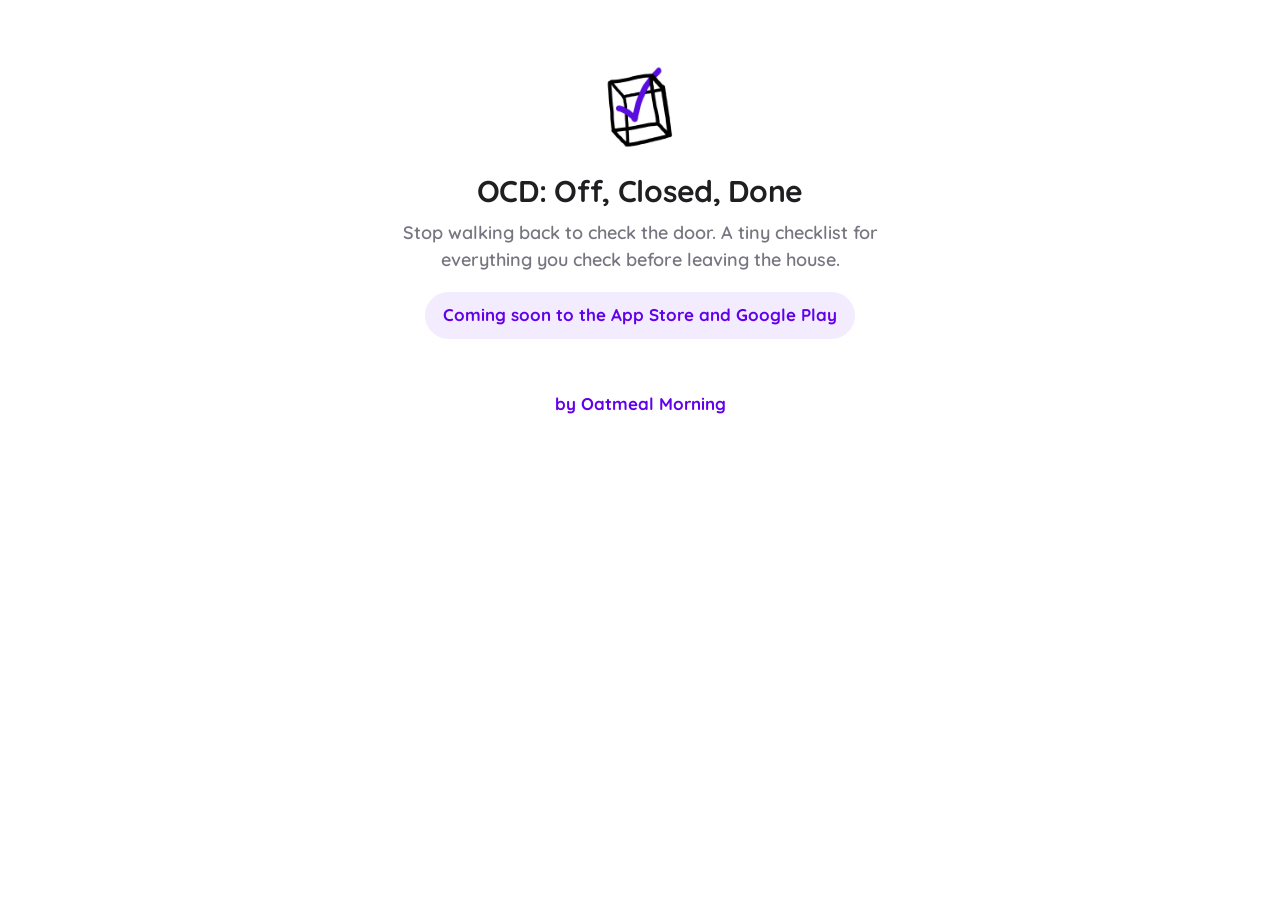
<file: get/index.html>
<!doctype html>
<html lang="en">
<head>
<meta charset="utf-8">
<meta name="viewport" content="width=device-width, initial-scale=1">
<meta name="theme-color" content="#ffffff">
<title>Get OCD: Off, Closed, Done</title>
<meta name="description" content="OCD: Off, Closed, Done. A tiny checklist for everything you check before leaving the house. Coming soon to the App Store and Google Play.">
<meta property="og:type" content="website">
<meta property="og:title" content="Get OCD: Off, Closed, Done">
<meta property="og:description" content="Stop walking back to check the door. Coming soon to the App Store and Google Play.">
<meta property="og:url" content="https://ocd.oatmealmorning.com/get/">
<meta property="og:image" content="https://ocd.oatmealmorning.com/preview.png">
<link rel="icon" href="https://ocd.oatmealmorning.com/icon.png">
<link rel="apple-touch-icon" href="https://ocd.oatmealmorning.com/icon.png">
<link rel="stylesheet" href="/site.css">
<style>
.get-hero h1{font-size:30px;line-height:1.15;margin:6px 0 10px}
.get-hero .sub{font-size:18px}
.soon{display:inline-block;background:var(--lavender);color:var(--accent);border-radius:999px;padding:10px 18px;font-weight:700;margin-top:18px}
/* Launch day: the two official store badges go in .stores (Apple and Google artwork, unmodified), App Store first on iPhone, Google Play first on Android. */
.stores{display:flex;flex-direction:column;align-items:center;gap:12px;margin-top:22px}
.stores img{height:52px;width:auto}
</style>
</head>
<body>
<div class="page">
  <section class="hero get-hero">
    <img class="art" src="/icon.png" alt="">
    <h1>OCD: Off, Closed, Done</h1>
    <p class="sub">Stop walking back to check the door. A tiny checklist for everything you check before leaving the house.</p>
    <!-- Store links (live once each listing is public):
         App Store:   https://apps.apple.com/app/id6837927706
         Google Play: https://play.google.com/store/apps/details?id=com.oatmealmorning.ocd -->
    <p class="soon">Coming soon to the App Store and Google Play</p>
  </section>
  <p class="sub" style="text-align:center;margin-top:40px"><a href="https://oatmealmorning.com/">by Oatmeal Morning</a></p>
</div>
</body>
</html>
</file>
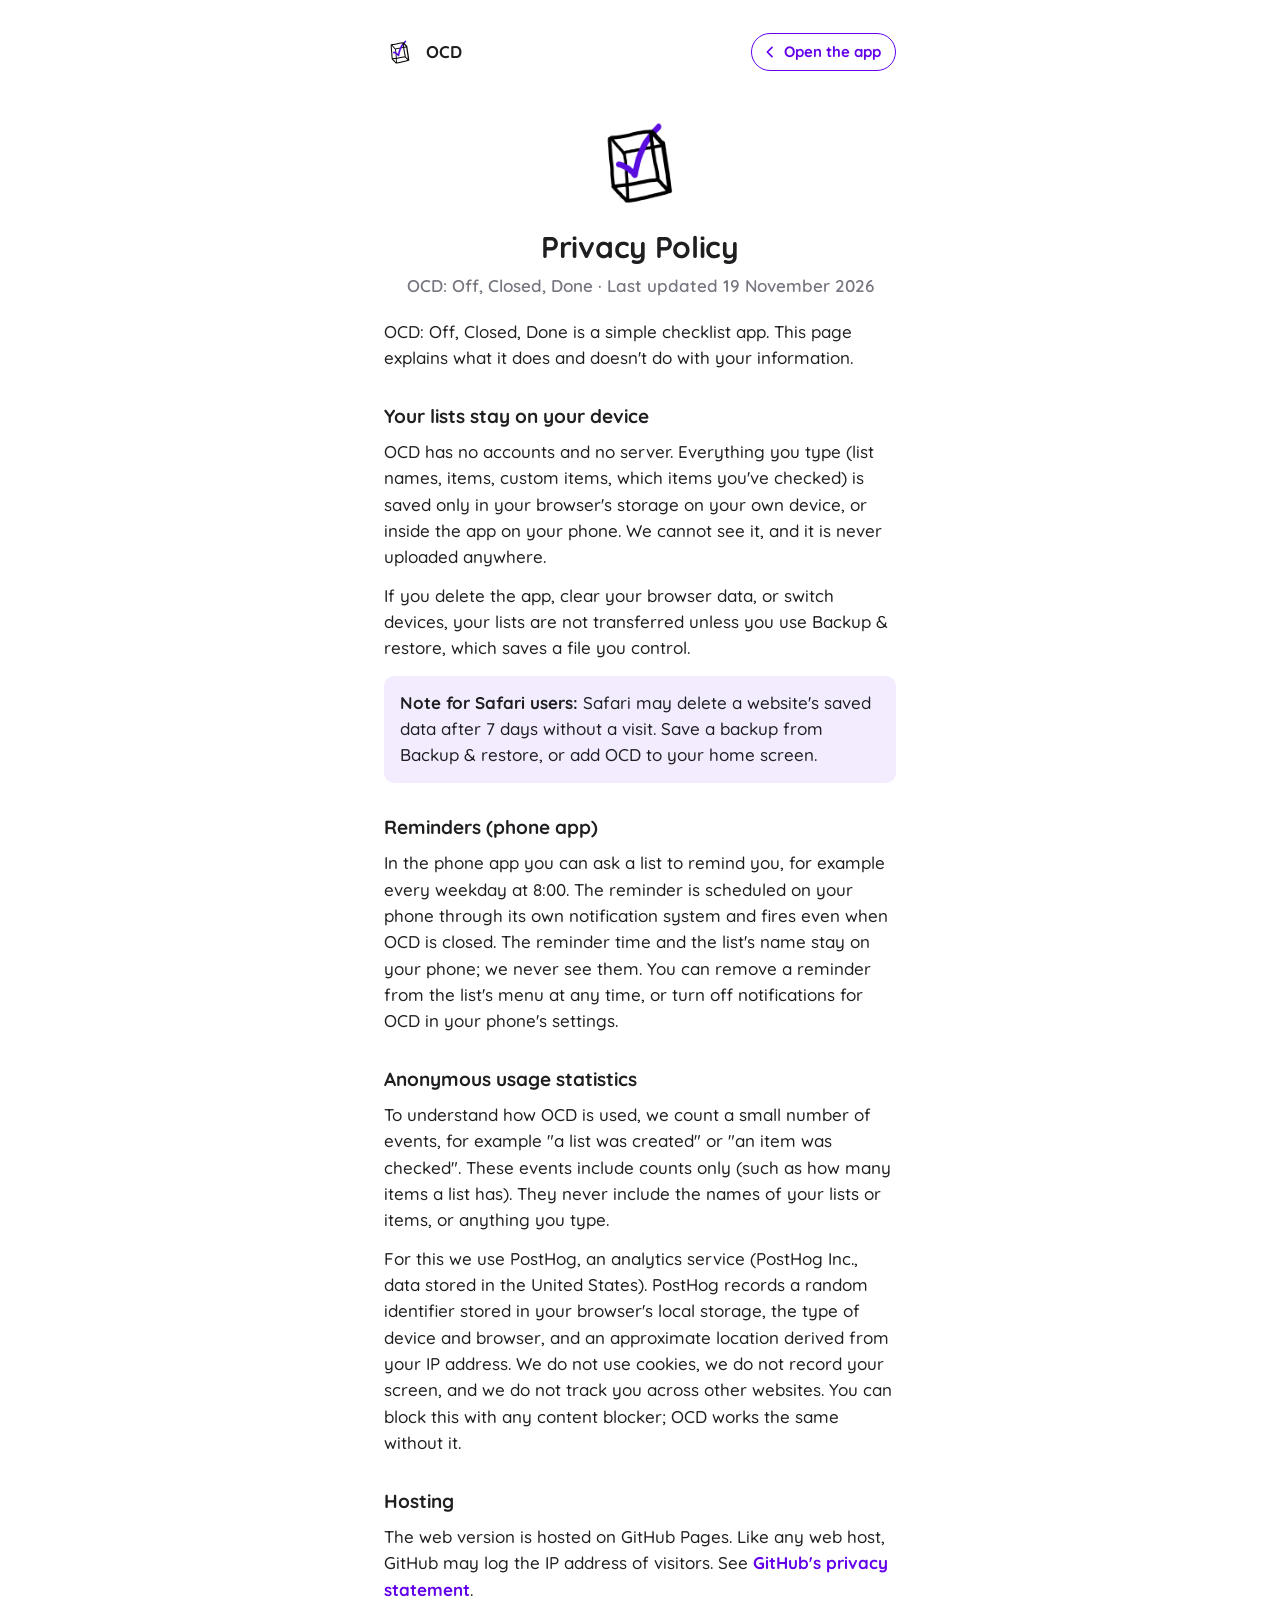
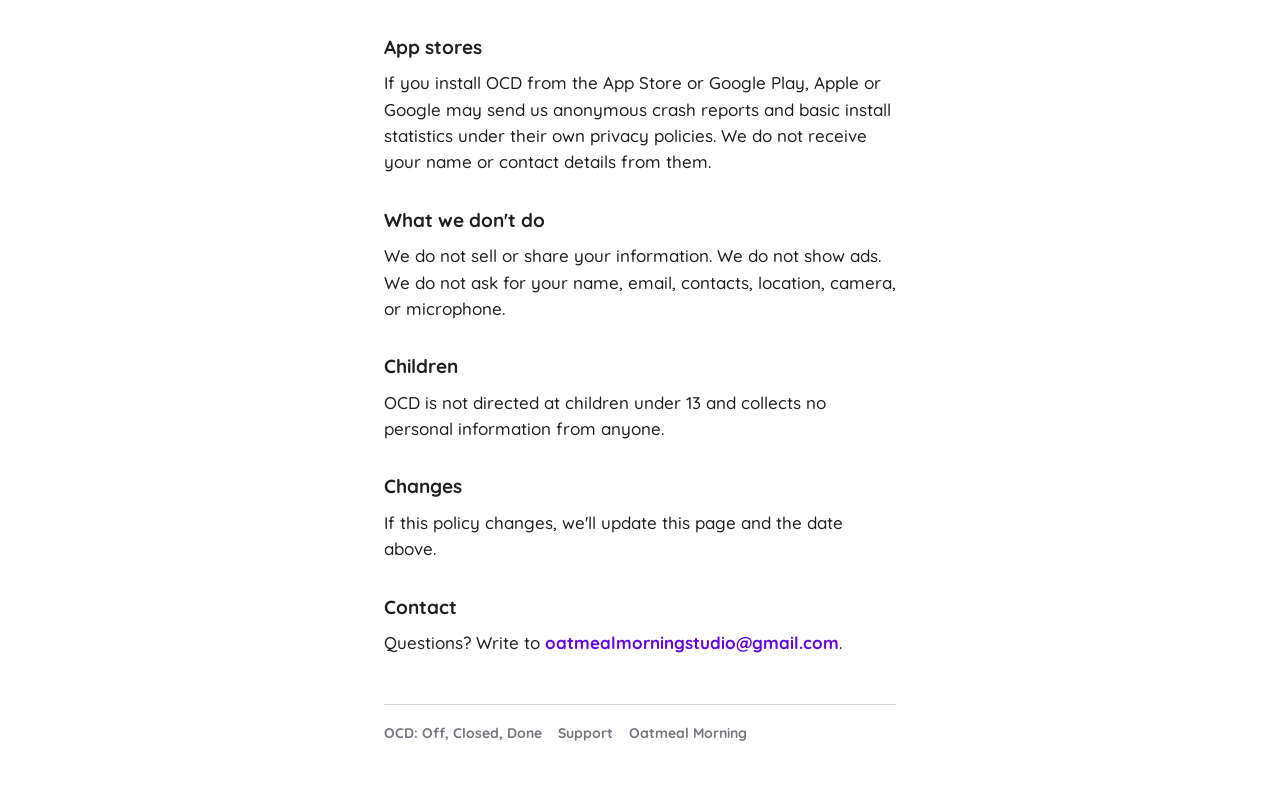
<file: privacy/index.html>
<!doctype html>
<html lang="en">
<head>
<meta charset="utf-8">
<meta name="viewport" content="width=device-width, initial-scale=1">
<meta name="theme-color" content="#ffffff">
<title>Privacy Policy – OCD: Off, Closed, Done</title>
<meta name="description" content="What OCD: Off, Closed, Done does and doesn't do with your information. Short version: your lists stay on your device.">
<meta property="og:type" content="website">
<meta property="og:title" content="Privacy Policy – OCD: Off, Closed, Done">
<meta property="og:description" content="Your lists stay on your device. No accounts, no server, no ads.">
<meta property="og:url" content="https://ocd.oatmealmorning.com/privacy/">
<meta property="og:image" content="https://ocd.oatmealmorning.com/preview.png">
<link rel="icon" href="https://ocd.oatmealmorning.com/icon.png">
<link rel="apple-touch-icon" href="https://ocd.oatmealmorning.com/icon.png">
<link rel="stylesheet" href="/site.css">
</head>
<body>
<div class="page">
  <header class="top">
    <a class="brand" href="/" aria-label="OCD: Off, Closed, Done – home"><img src="/icon.png" alt=""> OCD</a>
    <a class="back" href="/"><svg viewBox="0 0 24 24" aria-hidden="true"><path d="M15 5l-7 7 7 7"/></svg>Open the app</a>
  </header>

  <section class="hero">
    <img class="art" src="/icon.png" alt="">
    <h1>Privacy Policy</h1>
    <p class="sub">OCD: Off, Closed, Done &middot; Last updated 19 November 2026</p>
  </section>

  <p>OCD: Off, Closed, Done is a simple checklist app. This page explains what it does and doesn't do with your information.</p>

  <h2>Your lists stay on your device</h2>
  <p>OCD has no accounts and no server. Everything you type (list names, items, custom items, which items you've checked) is saved only in your browser's storage on your own device, or inside the app on your phone. We cannot see it, and it is never uploaded anywhere.</p>
  <p>If you delete the app, clear your browser data, or switch devices, your lists are not transferred unless you use Backup &amp; restore, which saves a file you control.</p>
  <div class="note"><strong>Note for Safari users:</strong> Safari may delete a website's saved data after 7 days without a visit. Save a backup from Backup &amp; restore, or add OCD to your home screen.</div>

  <h2>Reminders (phone app)</h2>
  <p>In the phone app you can ask a list to remind you, for example every weekday at 8:00. The reminder is scheduled on your phone through its own notification system and fires even when OCD is closed. The reminder time and the list's name stay on your phone; we never see them. You can remove a reminder from the list's menu at any time, or turn off notifications for OCD in your phone's settings.</p>

  <h2>Anonymous usage statistics</h2>
  <p>To understand how OCD is used, we count a small number of events, for example "a list was created" or "an item was checked". These events include counts only (such as how many items a list has). They never include the names of your lists or items, or anything you type.</p>
  <p>For this we use PostHog, an analytics service (PostHog Inc., data stored in the United States). PostHog records a random identifier stored in your browser's local storage, the type of device and browser, and an approximate location derived from your IP address. We do not use cookies, we do not record your screen, and we do not track you across other websites. You can block this with any content blocker; OCD works the same without it.</p>

  <h2>Hosting</h2>
  <p>The web version is hosted on GitHub Pages. Like any web host, GitHub may log the IP address of visitors. See <a href="https://docs.github.com/en/site-policy/privacy-policies/github-general-privacy-statement" rel="noopener">GitHub's privacy statement</a>.</p>

  <h2>App stores</h2>
  <p>If you install OCD from the App Store or Google Play, Apple or Google may send us anonymous crash reports and basic install statistics under their own privacy policies. We do not receive your name or contact details from them.</p>

  <h2>What we don't do</h2>
  <p>We do not sell or share your information. We do not show ads. We do not ask for your name, email, contacts, location, camera, or microphone.</p>

  <h2>Children</h2>
  <p>OCD is not directed at children under 13 and collects no personal information from anyone.</p>

  <h2>Changes</h2>
  <p>If this policy changes, we'll update this page and the date above.</p>

  <h2>Contact</h2>
  <p>Questions? Write to <a href="mailto:oatmealmorningstudio@gmail.com">oatmealmorningstudio@gmail.com</a>.</p>

  <footer>
    <a href="/">OCD: Off, Closed, Done</a>
    <a href="/support/">Support</a>
    <a href="https://oatmealmorning.com/">Oatmeal Morning</a>
  </footer>
</div>
</body>
</html>
</file>
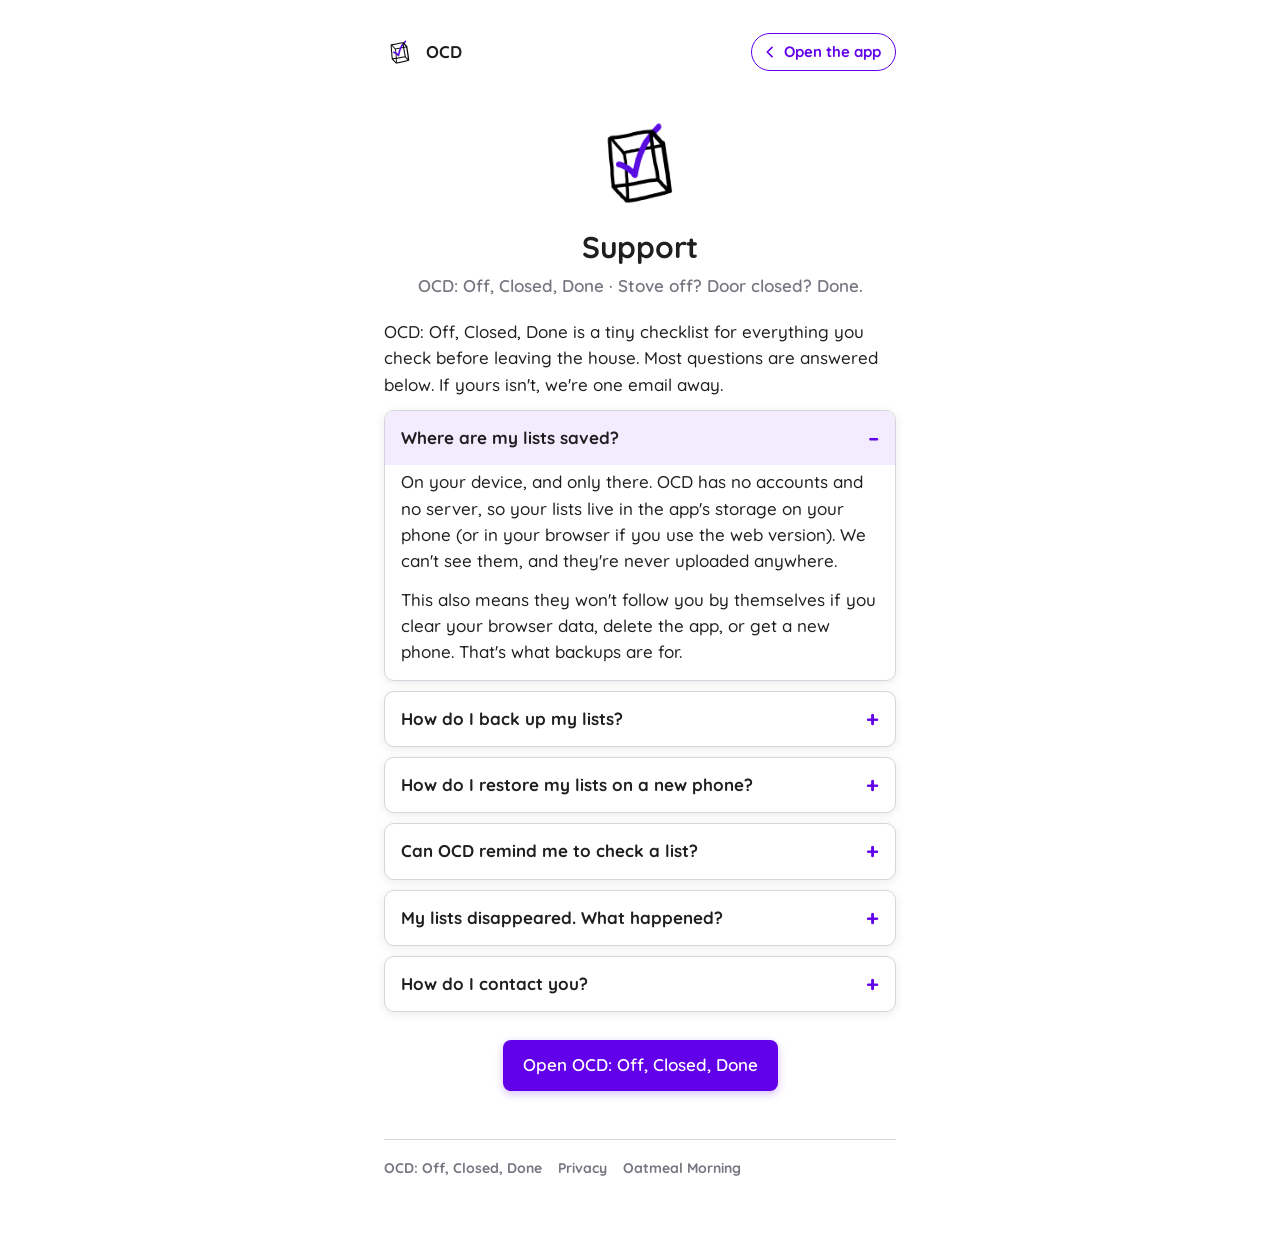
<file: support/index.html>
<!doctype html>
<html lang="en">
<head>
<meta charset="utf-8">
<meta name="viewport" content="width=device-width, initial-scale=1">
<meta name="theme-color" content="#ffffff">
<title>Support – OCD: Off, Closed, Done</title>
<meta name="description" content="Help for OCD: Off, Closed, Done. Where your lists live, how to back them up, how to move to a new phone, and how to reach us.">
<meta property="og:type" content="website">
<meta property="og:title" content="Support – OCD: Off, Closed, Done">
<meta property="og:description" content="Where your lists live, how to back them up, and how to reach us.">
<meta property="og:url" content="https://ocd.oatmealmorning.com/support/">
<meta property="og:image" content="https://ocd.oatmealmorning.com/preview.png">
<link rel="icon" href="https://ocd.oatmealmorning.com/icon.png">
<link rel="apple-touch-icon" href="https://ocd.oatmealmorning.com/icon.png">
<link rel="stylesheet" href="/site.css">
</head>
<body>
<div class="page">
  <header class="top">
    <a class="brand" href="/" aria-label="OCD: Off, Closed, Done – home"><img src="/icon.png" alt=""> OCD</a>
    <a class="back" href="/"><svg viewBox="0 0 24 24" aria-hidden="true"><path d="M15 5l-7 7 7 7"/></svg>Open the app</a>
  </header>

  <section class="hero">
    <img class="art" src="/icon.png" alt="">
    <h1>Support</h1>
    <p class="sub">OCD: Off, Closed, Done &middot; Stove off? Door closed? Done.</p>
  </section>

  <p>OCD: Off, Closed, Done is a tiny checklist for everything you check before leaving the house. Most questions are answered below. If yours isn't, we're one email away.</p>

  <div class="faq">
    <details open>
      <summary>Where are my lists saved?</summary>
      <div class="body">
        <p>On your device, and only there. OCD has no accounts and no server, so your lists live in the app's storage on your phone (or in your browser if you use the web version). We can't see them, and they're never uploaded anywhere.</p>
        <p>This also means they won't follow you by themselves if you clear your browser data, delete the app, or get a new phone. That's what backups are for.</p>
      </div>
    </details>

    <details>
      <summary>How do I back up my lists?</summary>
      <div class="body">
        <p>Open My lists, scroll to the bottom and tap <strong>Backup &amp; restore</strong>, then <strong>Save a backup</strong>. OCD saves a small file named like <code>ocd-backup-2026-10-20.json</code> to your downloads. That file is your backup. Keep it somewhere safe, such as your cloud drive or an email to yourself.</p>
        <p>Do this whenever you've set up lists you'd hate to retype. It takes two seconds.</p>
      </div>
    </details>

    <details>
      <summary>How do I restore my lists on a new phone?</summary>
      <div class="body">
        <p>1. On the old phone, save a backup (see above) and send the file to the new phone however you like: AirDrop, a cloud drive, or email it to yourself.</p>
        <p>2. On the new phone, open OCD, scroll to the bottom of My lists, tap <strong>Backup &amp; restore</strong>, then <strong>Restore from a backup</strong>.</p>
        <p>3. Pick the backup file. Your lists appear, with any custom items you added.</p>
        <p>Restoring adds lists; it won't delete anything already on the new phone.</p>
      </div>
    </details>

    <details>
      <summary>Can OCD remind me to check a list?</summary>
      <div class="body">
        <p>In the phone app, yes. Open the list, tap the three dots at the top, choose <strong>Remind me</strong>, pick a time, then choose <strong>Just once</strong> (and the date) or how often it should repeat. Then tap <strong>Set reminder</strong>. The phone will ask once whether OCD may send notifications. The reminder lives on your phone only, so it works without internet. To change or remove it, open the list and tap the reminder line under the title. (The website version has no reminders.)</p>
      </div>
    </details>

    <details>
      <summary>My lists disappeared. What happened?</summary>
      <div class="body">
        <p>Usually one of three things: the browser's data was cleared, Safari removed the site's data after 7 days without a visit, or you opened OCD at a different web address than before. If you have a backup file, <strong>Restore from a backup</strong> brings everything back. To avoid this on iPhone, add OCD to your home screen (Share &rarr; Add to Home Screen).</p>
      </div>
    </details>

    <details>
      <summary>How do I contact you?</summary>
      <div class="body">
        <p>Email <a href="mailto:oatmealmorningstudio@gmail.com">oatmealmorningstudio@gmail.com</a>. We're a two-person studio, so you'll get a real person, usually within a few days. Bugs, ideas and typos all welcome.</p>
      </div>
    </details>
  </div>

  <p style="margin-top:28px;text-align:center"><a class="btn" href="/">Open OCD: Off, Closed, Done</a></p>

  <footer>
    <a href="/">OCD: Off, Closed, Done</a>
    <a href="/privacy/">Privacy</a>
    <a href="https://oatmealmorning.com/">Oatmeal Morning</a>
  </footer>
</div>
</body>
</html>
</file>
<file: site.css>
/* Oatmeal Morning shared page style. Quicksand is embedded below (same font file the OCD app ships), so pages load no third-party fonts. */
@font-face{font-family:'Quicksand';src:url([data-uri]) format('woff2');font-weight:300 700;font-style:normal;font-display:swap}
:root{
  color-scheme:light;
  --bg:#FFFFFF; --ink:#1F1F22; --muted:#77757F; --line:#D6D4DC;
  --accent:#6200EA; --lavender:#F3ECFF; --shade:#46454C;
  --shadow:0 2px 10px rgba(30,20,60,.09);
  --font:'Quicksand',system-ui,-apple-system,'Segoe UI',sans-serif;
}
*{box-sizing:border-box}
html{-webkit-text-size-adjust:100%}
body{margin:0;background:var(--bg);color:var(--ink);font-family:var(--font);font-size:17px;font-weight:500;line-height:1.55;-webkit-tap-highlight-color:transparent}
a{color:var(--accent);text-decoration:none;font-weight:700}
a:hover{text-decoration:underline}
a:focus-visible{outline:2px solid var(--accent);outline-offset:2px;border-radius:4px}
.page{max-width:560px;margin:0 auto;padding:24px max(24px,env(safe-area-inset-left,0px)) 64px}
@media (max-width:380px){.page{padding-inline:18px}}
.top{display:flex;align-items:center;justify-content:space-between;gap:12px;height:56px}
.brand{display:inline-flex;align-items:center;gap:10px;color:var(--ink);font-weight:700;font-size:17px}
.brand img,.brand svg{width:32px;height:32px}
.back{display:inline-flex;align-items:center;gap:6px;color:var(--accent);font-weight:700;font-size:15px;border:1.5px solid var(--accent);border-radius:999px;padding:6px 14px 6px 10px}
.back:hover{background:var(--lavender);text-decoration:none}
.back svg{width:16px;height:16px;stroke:currentColor;stroke-width:2.5;fill:none;stroke-linecap:round;stroke-linejoin:round}
.hero{text-align:center;margin:28px 0 20px}
.hero .art{width:110px;height:110px;margin:0 auto 12px;display:block}
h1{margin:0;font-weight:700;font-size:30px;line-height:1.15;letter-spacing:-.01em;text-wrap:balance}
.sub{margin:8px 0 0;color:var(--muted);font-weight:600}
h2{margin:30px 0 8px;font-size:19px;font-weight:700}
p{margin:0 0 12px}
.note{background:var(--lavender);border-radius:10px;padding:14px 16px;margin:14px 0}
.faq details{border:1px solid var(--line);border-radius:10px;margin:0 0 10px;background:var(--bg);box-shadow:var(--shadow)}
.faq summary{cursor:pointer;list-style:none;padding:14px 16px;font-weight:700;display:flex;justify-content:space-between;align-items:center;gap:12px}
.faq summary::-webkit-details-marker{display:none}
.faq summary::after{content:"+";color:var(--accent);font-size:22px;line-height:1;flex:none}
.faq details[open] summary::after{content:"–"}
.faq details[open] summary{background:var(--lavender);border-radius:10px 10px 0 0}
.faq .body{padding:4px 16px 14px}
.faq .body p:last-child{margin-bottom:0}
code{font-family:ui-monospace,SFMono-Regular,Menlo,monospace;font-size:.92em;background:var(--lavender);padding:1px 6px;border-radius:5px}
.btn{display:inline-block;background:var(--accent);color:#fff;border-radius:8px;padding:12px 20px;font-weight:600;font-size:17px;box-shadow:0 3px 8px rgba(98,0,234,.25)}
.btn:hover{text-decoration:none;filter:brightness(1.06)}
footer{margin-top:48px;padding-top:18px;border-top:1px solid var(--line);color:var(--muted);font-size:14px;font-weight:600;display:flex;flex-wrap:wrap;gap:6px 16px;align-items:center}
footer a{color:var(--muted)}
.wob{filter:url(#wobble)}
@media (prefers-reduced-motion:reduce){*{animation:none!important;transition:none!important}}
</file>
